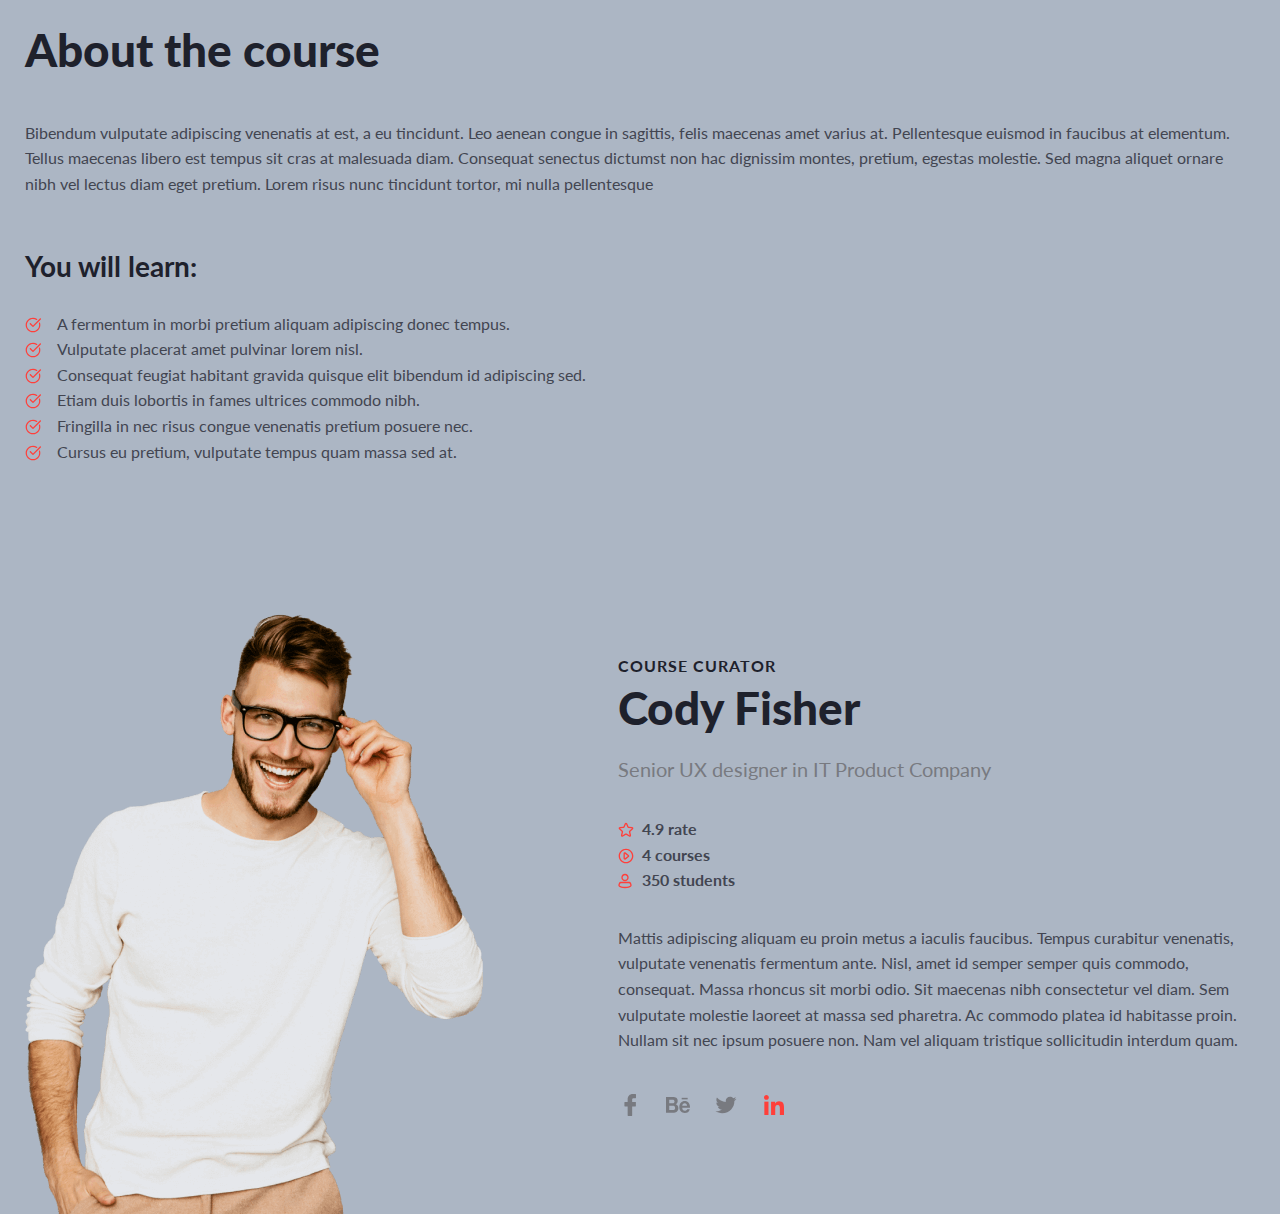
<file: Cody-Fisher/index.html>
<!DOCTYPE html>
	<html lang="uk">
	<head>
		<meta charset="UTF-8">
		<meta http-equiv="X-UA-Compatible" content="IE=edge">
		<meta name="viewport" content="width=device-width, initial-scale=1.0">
		<link rel="stylesheet" href="css/style.css">
		<link target="_blank" href="contacts.html">
		<!-- <link rel="icon" type="image/png" sizes="32x32" href="/img/favicons/telephone.png"> -->
		<!-- Фавикон приклад -->
		<!-- <link rel=" icon" href="../img/favicons/favicon-32x32.png" sizes="favicon-32x32" type="imagex-icon"> 
		-->
		<link rel="icon" type="image/png" sizes="32x32" href="/img/curat.svg">
		<title>Cody Fisher</title>
	</head>
	<body>	
		<div class="wrapper">
			<main class="page">
				<div class="page__container">
					<h1 class="page__title">About the course</h1>
					<div class="page__title-text">
						<p>Bibendum vulputate adipiscing venenatis at est, a eu tincidunt. Leo aenean congue in sagittis, felis maecenas amet varius at. Pellentesque euismod in faucibus at elementum. Tellus maecenas libero est tempus sit cras at malesuada diam. Consequat senectus dictumst non hac dignissim montes, pretium, egestas molestie. Sed magna aliquet ornare nibh vel lectus diam eget pretium. Lorem risus nunc tincidunt tortor, mi nulla pellentesque</p>
					</div>
					<div class="page__main-text">
					<h2 class="page__title-2">
						You will learn:
					</h2>
					<div class="page__main-menu">
						<ul class="menu__items">
							<li class="menu__item">A fermentum in morbi pretium aliquam adipiscing donec tempus.</li>
						</ul>
						<ul class="menu__items">
							<li class="menu__item">Vulputate placerat amet pulvinar lorem nisl.</li>
						</ul>
						<ul class="menu__items">
							<li class="menu__item">Consequat feugiat habitant gravida quisque elit bibendum id adipiscing sed.</li>
						</ul>
						<ul class="menu__items">
							<li class="menu__item">Etiam duis lobortis in fames ultrices commodo nibh.</li>
						</ul>
						<ul class="menu__items">
							<li class="menu__item">Fringilla in nec risus congue venenatis pretium posuere nec.</li>
						</ul>
						<ul class="menu__items">
							<li class="menu__item">Cursus eu pretium, vulputate tempus quam massa sed at.
							</li>
						</ul>
					</div>
				</div>
					
					<div class="page__curator curator">
						<div class="curator__image">
							<img src="img/norm-man.svg" alt="curator">
						</div>
						<div class="curator__block">
						<div class="curator__header-title">
							<h2>Course curator</h2>
								<h1>Cody Fisher</h1>
							<div class="curator__info">
								<p>Senior UX designer in IT Product Company</p>
							</div>
						</div>
						<div class="curator__stat stat">
							<div class="stat__star">
								<span>4.9 rate</span>
							</div>
							<div class="stat__times">
								<span>4 courses</span>
							</div>
							<div class="stat__students">
								<span>350 students</span>
							</div>
						</div>
						<div class="curator__text">
							<p>
								Mattis adipiscing aliquam eu proin metus a iaculis faucibus. Tempus curabitur venenatis, vulputate venenatis fermentum ante. Nisl, amet id semper semper quis commodo, consequat. Massa rhoncus sit morbi odio. Sit maecenas nibh consectetur vel diam. Sem vulputate molestie laoreet at massa sed pharetra. Ac commodo platea id habitasse proin. Nullam sit nec ipsum posuere non. Nam vel aliquam tristique sollicitudin interdum quam. 
							</p>
						</div>
						<div class="curator__socials socials">
							<div class="socials__facebook-icon">
								<img src="img/icons/Facebook.svg" alt="Facebook">
							</div>
							<div class="socials__Be-icon">
								<img src="img/icons/BE.svg" alt="BE">
							</div>
							<div class="socials__twitter-icon">
								<img src="img/icons/Twitter.svg" alt="Twitter">
							</div>
							<div class="socials__in-icon">
								<img src="img/icons/In.svg" alt="in">
							</div>
						</div>
						</div>
					</div>

				</div>
			</main>
		</div>
		
		<script src="js/script.js"></script>
	</body>
	</html>
</file>
<file: Cody-Fisher/css/style.css>
@import url(reset.css);
@import url(https://fonts.googleapis.com/css?family=Lato:300,regular,700,900&display=swap );
        /* &display=swap  */
        /* font-family: ІМ'Я ШРИФТА,sans-serif */
        /* Для шрифтів */
body{
    font-family: Lato, sans-serif;
    color: #424551;
    background-color: #5468857c;
}
[class*="__container"]{
    max-width: 1230px;
    margin: 0 auto;
    margin-top: 20px;
}

.page {
}
.page__container {

}

.page__title {
    color: #1E212C;
    font-weight: 900;
    font-size: 46px;
    line-height: 130%;
    margin-bottom: 40px;
}
.page__title-text {
    line-height: 160%;
    margin-bottom: 48px;
}
.page__main-text {
    margin-bottom: 150px;
}
.page__title-2 {
    font-weight: 700;
font-size: 28px;
line-height: 150%;
color: #1E212C;
margin-bottom: 24px;
}
.page__main-menu {
    line-height: 160%;


}
.menu__item{
    display: inline-block;
}
    


.menu__items {
    background: url("../img/icons/ok.svg")  0 6px no-repeat ;
    padding-left:  32px;
    
   
    
}
.menu__item:hover{

    color: red;
} 
    
   
 



.page__curator {
    display: flex;

}


.curator {}
.curator__image {
    
}


.curator__block{
    margin-top: 40px;
    flex: 0 1 auto;
    margin-left: 135px;
}
.curator__header-title h1{
    color: #1E212C;
    font-weight: 900;
    font-size: 46px;
    line-height: 130%;
  
}
.curator__header-title h2{
    color: #1E212C;
    font-weight: 700;
    font-size: 16px;
    line-height: 150%;
    letter-spacing: 1px;
    text-transform: uppercase;

}

.curator__info {
    margin-top: 16px;
    font-weight: 400;
    font-size: 20px;
    line-height: 150%;
    color: #787A80;
    margin-bottom: 32px;
}
.curator__stat {
    font-weight: 700;
font-size: 16px;
line-height: 160%;
color: #424551;
margin-bottom: 4px;

}


.stat {
  margin-bottom: 32px;
    
}
.stat span:hover{
    color: red;
}

.stat__star {
    background: url("../img/icons/Star.svg") no-repeat 0 6px;
    padding-left: 24px;
   
   
}
.stat__times {
    background: url("../img/icons/play.svg") no-repeat 0 6px;
    padding-left: 24px;
}
.stat__students {
    background: url("../img/icons/people.svg") no-repeat 0 6px;
    padding-left: 24px;
}

.curator__text {
    font-size: 16px;
    line-height: 160%;
    margin-bottom: 40px;
}

.curator__socials {
    display:    flex;
    gap: 24px;
}
.socials {
}
.socials__facebook-icon {}
.socials__Be-icon {}
.socials__twitter-icon {}
.socials__in-icon {}
</file>
